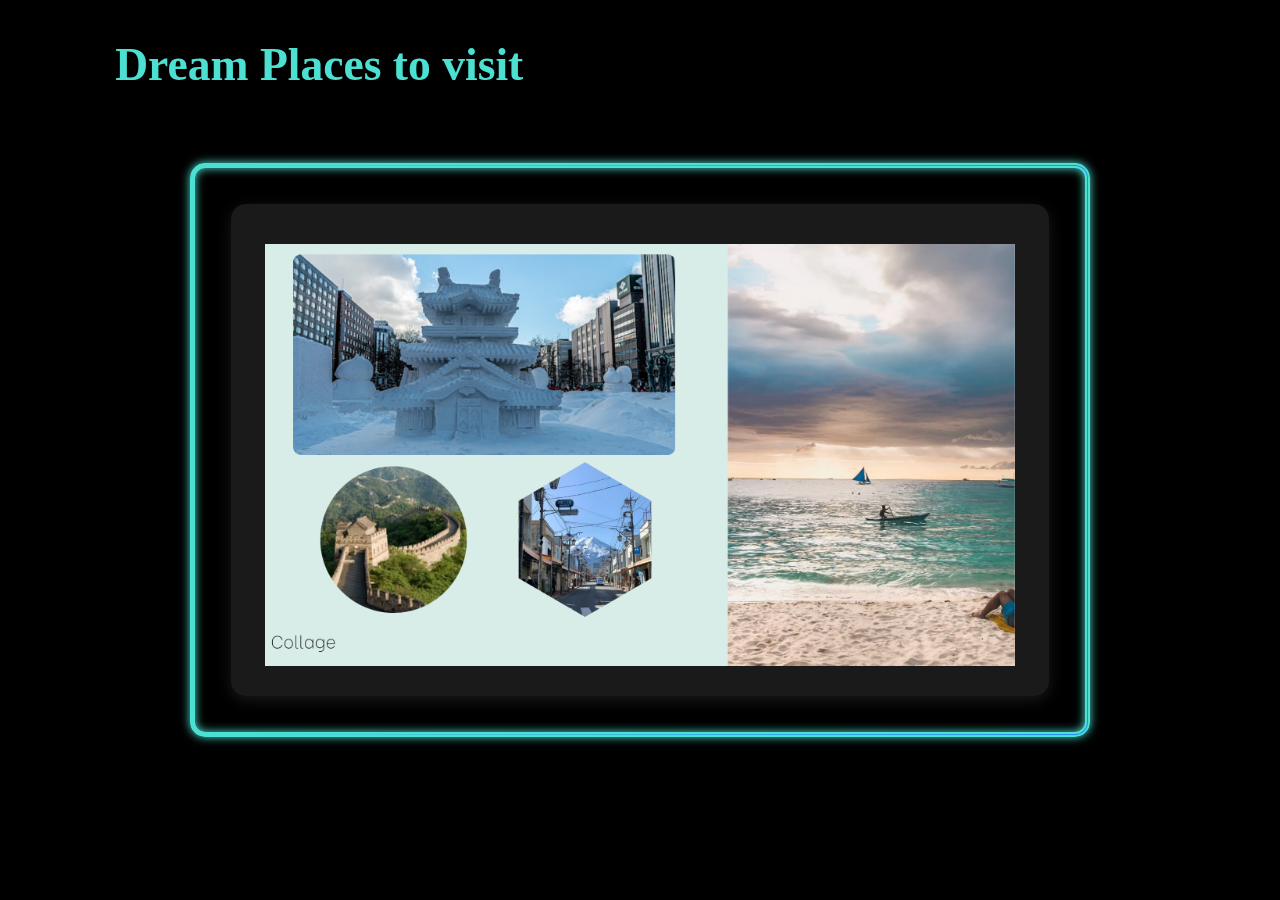
<file: index.html>
<!DOCTYPE html>
<html lang="en">
<head>
    <meta charset="UTF-8">
    <meta name="viewport" content="width=device-width, initial-scale=1.0">
    
    <link rel="stylesheet" href="Collage.css">
    <title>Jorel F. Metal - Resume</title>
</head>
<body>
    <header>
        <a href="#" class="logo">Dream Places to visit </a>
        <nav>
            

            
        </nav>
    </header>
    <section class="resume-container">
      <div class="resume-box">
        
        <div class="home-content">
            <h2></h2>
            <div class="home-img">
            <img class="small-image" src="Collage (1).png" alt="Dream Places" usemap="#World Map">
            <map name="World Map">
                <area shape="rect" coords="27, 11, 408, 212" alt="Japan" href="Japan.html" title="Sapporo, Japan" target="_display">
                <area shape="circle" coords="127, 292, 75" alt="China" href="China.html" title="The Great Wall China" target="_display">
                <area shape="poly" coords="252,256, 383, 336, 252, 334, 383, 256, 318, 217, 318, 374" alt="Japan" href="Tokyo.html" title="Tokyo, Japan" target="_display">
                <area shape="rect" coords="459,2 , 747, 418" alt="Philippines" href="Boracay.html" title="Boracay" target="_display">
            </map>
            </div>
        </div>
          
          
      </div>

  </section>
  
</body>
</html>
</file>
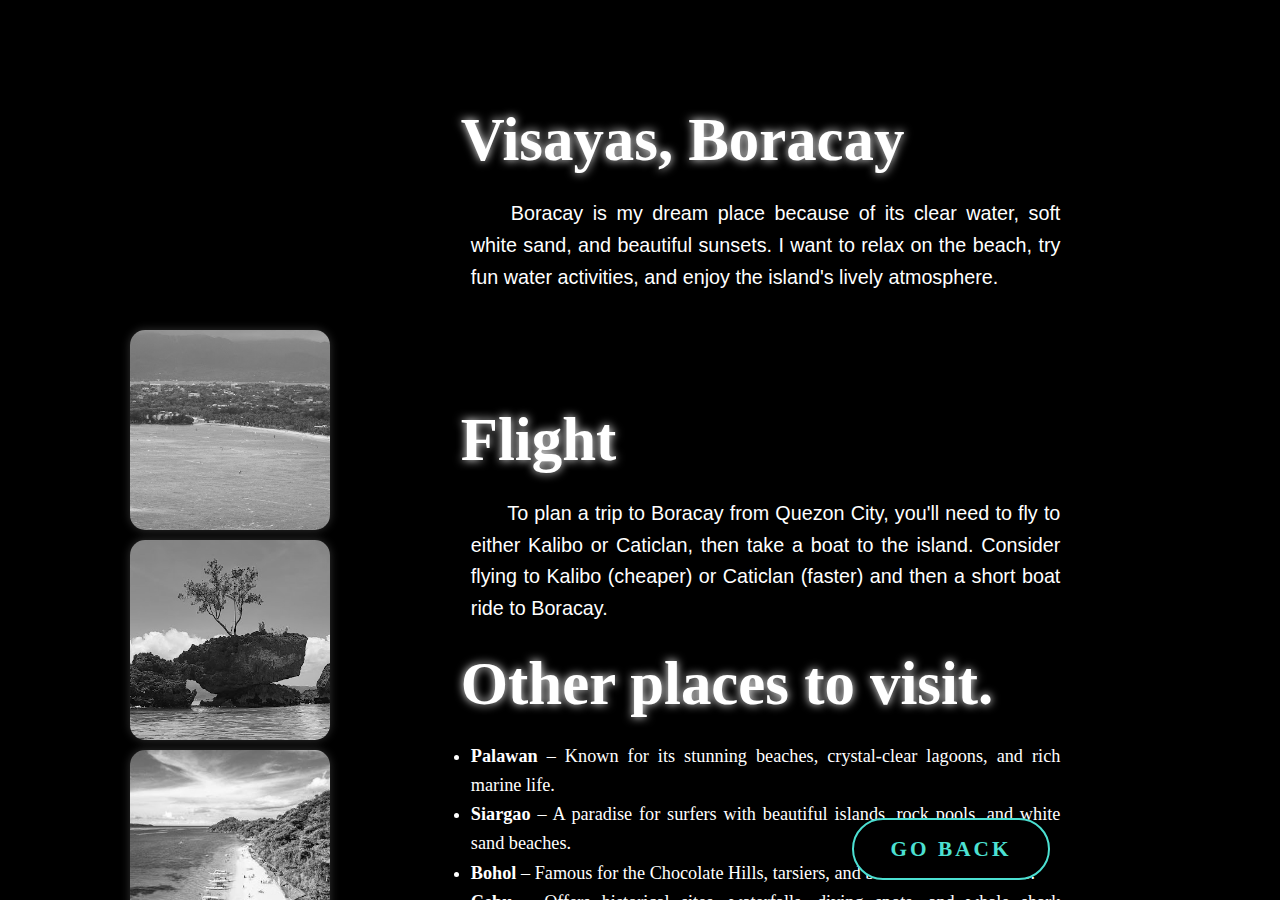
<file: Boracay.html>
<!DOCTYPE html>
<html lang="en">
<head>
    <meta charset="utf-8">
    <link rel="stylesheet" href="japan.css">
    <title></title>
</head>

<header>



    <section class="home">
        <div class="image-gallery">
            <img src="BORACAY1.jpg" alt="">
            <img src="BORACAY2.jpg" alt="">
            <img src="BORACAY.jpg" alt="">

        </div>
        <div class="home-content">
            <h1> <span>Visayas, Boracay</span></h1>
            
            <p style="font-family: Arial, Helvetica, sans-serif; margin: 10px;">&nbsp;Boracay is my dream place because of its clear water, soft white sand, and beautiful sunsets. I want to relax on the beach, try fun water activities, and enjoy the island's lively atmosphere.</p>
            <br>
            <br><br>
            <h1>Flight</h1>
            <p style="font-family: Arial, Helvetica, sans-serif; margin: 10px;">&nbsp;To plan a trip to Boracay from Quezon City, you'll need to fly to either Kalibo or Caticlan, then take a boat to the island. Consider flying to Kalibo (cheaper) or Caticlan (faster) and then a short boat ride to Boracay. </p>
            <h1>Other places to visit.</h1>
            <ul style="font-family: Arial, Helvetica, sans-serif; margin: 10px;">
                <li><strong>Palawan</strong> – Known for its stunning beaches, crystal-clear lagoons, and rich marine life.</li>
                <li><strong>Siargao</strong> – A paradise for surfers with beautiful islands, rock pools, and white sand beaches.</li>
                <li><strong>Bohol</strong> – Famous for the Chocolate Hills, tarsiers, and beautiful beach resorts.</li>
                <li><strong>Cebu</strong> – Offers historical sites, waterfalls, diving spots, and whale shark encounters.</li>
                <li><strong>Baguio</strong> – A cool mountain city known as the "Summer Capital of the Philippines."</li>
                <li><strong>Vigan</strong> – A well-preserved Spanish colonial town and a UNESCO World Heritage Site.</li>
                <li><strong>Camiguin</strong> – An island province with volcanoes, hot springs, waterfalls, and white sand beaches.</li>
                <li><strong>Davao</strong> – Home to Mount Apo, the highest peak in the Philippines, and the Philippine Eagle Center.</li>
            </ul>

        </div>
        <a href='index.html' class = "btn">GO BACK</a>
</body>
</html>
</file>
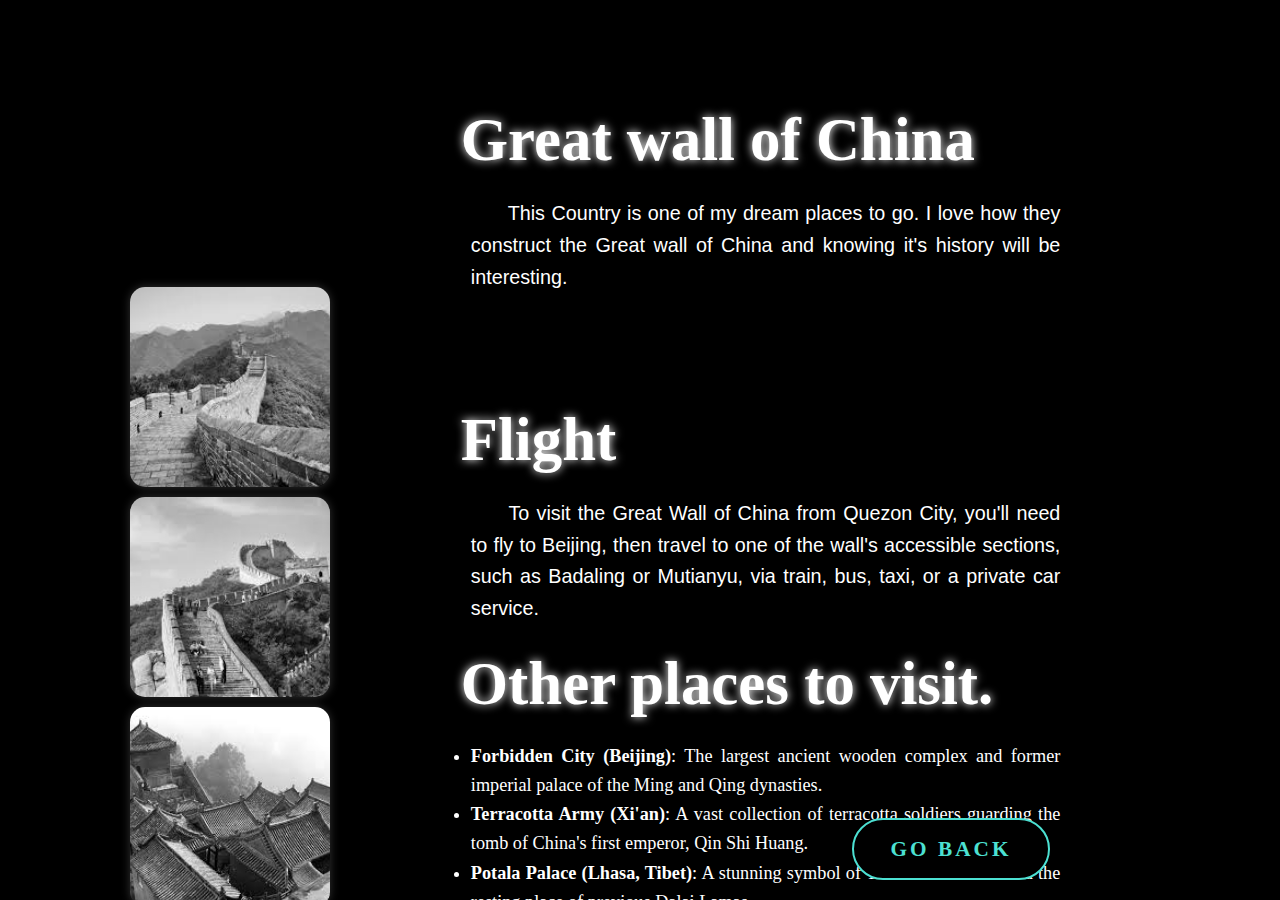
<file: China.html>
<!DOCTYPE html>
<html lang="en">
<head>
    <meta charset="utf-8">
    <link rel="stylesheet" href="japan.css">
    <title></title>
</head>

<header>



    <section class="home">
        <div class="image-gallery">
            <img src="CHINA1.jpg" alt="">
            <img src="CHINA2.jpg" alt="">
            <img src="CHINA3.jpg" alt="">

        </div>
        <div class="home-content">
            <h1> <span>Great wall of China</span></h1>
            
            <p style="font-family: Arial, Helvetica, sans-serif; margin: 10px;">&nbsp;This Country is one of my dream places to go. I love how they construct the Great wall of China and knowing it's history will be interesting.</p>
            <br>
            <br><br>
            <h1>Flight</h1>
            <p style="font-family: Arial, Helvetica, sans-serif; margin: 10px;">&nbsp;To visit the Great Wall of China from Quezon City, you'll need to fly to Beijing, then travel to one of the wall's accessible sections, such as Badaling or Mutianyu, via train, bus, taxi, or a private car service.  </p>
            <h1>Other places to visit.</h1>
            <ul style="font-family: Arial, Helvetica, sans-serif; margin: 10px;">
                <li><strong>Forbidden City (Beijing)</strong>: The largest ancient wooden complex and former imperial palace of the Ming and Qing dynasties.</li>
                <li><strong>Terracotta Army (Xi'an)</strong>: A vast collection of terracotta soldiers guarding the tomb of China's first emperor, Qin Shi Huang.</li>
                <li><strong>Potala Palace (Lhasa, Tibet)</strong>: A stunning symbol of Tibetan Buddhism and the resting place of previous Dalai Lamas.</li>
                <li><strong>Summer Palace (Beijing)</strong>: An imperial garden with breathtaking landscapes, pavilions, and lakes.</li>
                <li><strong>Classical Gardens of Suzhou</strong>: UNESCO-listed gardens known for their intricate designs and peaceful atmosphere.</li>
                <li><strong>Yangtze River and the Three Gorges</strong>: A majestic river featuring towering cliffs and breathtaking scenery.</li>
            </ul>

        </div>
        <a href='index.html' class = "btn">GO BACK</a>
        
</body>
</html>
</file>
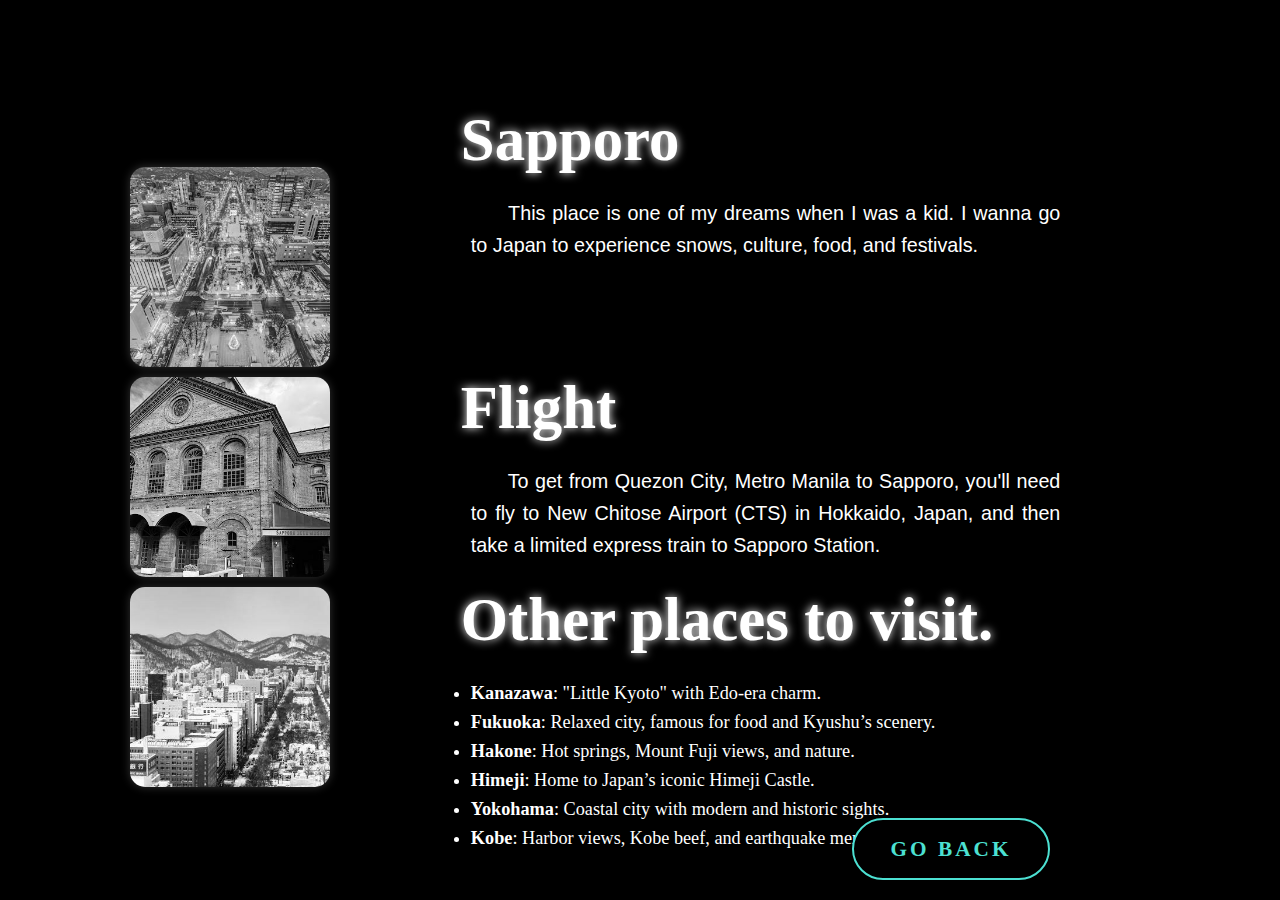
<file: japan.html>
<!DOCTYPE html>
<html lang="en">
<head>
    <meta charset="utf-8">
    <link rel="stylesheet" href="japan.css">
    <title></title>
</head>

<header>



    <section class="home">
        <div class="image-gallery">
            <img src="SAPORRO1.jpg" alt="">
            <img src="SAPORRO2.jpg" alt="">
            <img src="SAPORRO3.jpg" alt="">

        </div>
        <div class="home-content">
            <h1> <span>Sapporo</span></h1>
            
            <p style="font-family: Arial, Helvetica, sans-serif; margin: 10px;">&nbsp;This place is one of my dreams when I was a kid. I wanna go to Japan to experience snows, culture, food, and festivals.</p>
            <br>
            <br><br>
            <h1>Flight</h1>
            <p style="font-family: Arial, Helvetica, sans-serif; margin: 10px;">&nbsp;To get from Quezon City, Metro Manila to Sapporo, you'll need to fly to New Chitose Airport (CTS) in Hokkaido, Japan, and then take a limited express train to Sapporo Station. </p>
            <h1>Other places to visit.</h1>
            <ul style="font-family: Arial, Helvetica, sans-serif; margin: 10px;">
                <li><strong>Kanazawa</strong>: "Little Kyoto" with Edo-era charm.</li>
                <li><strong>Fukuoka</strong>: Relaxed city, famous for food and Kyushu’s scenery.</li>
                <li><strong>Hakone</strong>: Hot springs, Mount Fuji views, and nature.</li>
                <li><strong>Himeji</strong>: Home to Japan’s iconic Himeji Castle.</li>
                <li><strong>Yokohama</strong>: Coastal city with modern and historic sights.</li>
                <li><strong>Kobe</strong>: Harbor views, Kobe beef, and earthquake memorial.</li>
            </ul>

        </div>
        <a href='index.html' class = "btn">GO BACK</a>

</body>
</html>
</file>
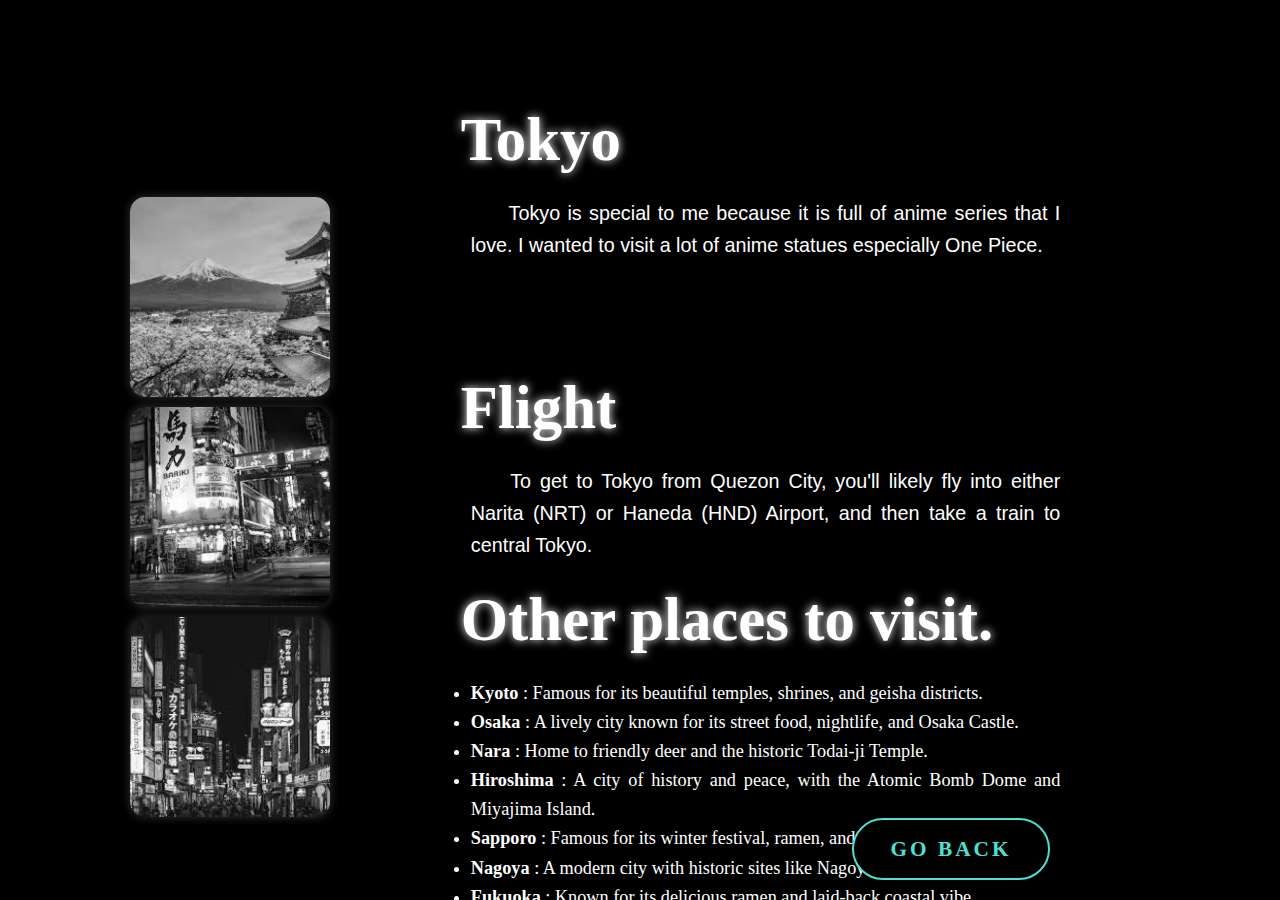
<file: Tokyo.html>
<!DOCTYPE html>
<html lang="en">
<head>
    <meta charset="utf-8">
    <link rel="stylesheet" href="japan.css">
    <title></title>
</head>

<header>



    <section class="home">
        <div class="image-gallery">
            <img src="JAPAN.jpg" alt="">
            <img src="TOKYO.jpg" alt="">
            <img src="TOKYO1.jpg" alt="">

        </div>
        <div class="home-content">
            <h1> <span>Tokyo</span></h1>
            
            <p style="font-family: Arial, Helvetica, sans-serif; margin: 10px;">&nbsp;Tokyo is special to me because it is full of anime series that I love. I wanted to visit a lot of anime statues especially One Piece.</p>
            <br>
            <br><br>
            <h1>Flight</h1>
            <p style="font-family: Arial, Helvetica, sans-serif; margin: 10px;">&nbsp;To get to Tokyo from Quezon City, you'll likely fly into either Narita (NRT) or Haneda (HND) Airport, and then take a train to central Tokyo.  </p>
            <h1>Other places to visit.</h1>
            <ul style="font-family: Arial, Helvetica, sans-serif; margin: 10px;">
                <li><strong>Kyoto</strong> : Famous for its beautiful temples, shrines, and geisha districts.</li>
                <li><strong>Osaka</strong> : A lively city known for its street food, nightlife, and Osaka Castle.</li>
                <li><strong>Nara</strong> : Home to friendly deer and the historic Todai-ji Temple.</li>
                <li><strong>Hiroshima</strong> : A city of history and peace, with the Atomic Bomb Dome and Miyajima Island.</li>
                <li><strong>Sapporo</strong> : Famous for its winter festival, ramen, and scenic landscapes.</li>
                <li><strong>Nagoya</strong> : A modern city with historic sites like Nagoya Castle.</li>
                <li><strong>Fukuoka</strong> : Known for its delicious ramen and laid-back coastal vibe.</li>
            </ul>
            
        </div>
        <a href='index.html' class = "btn">GO BACK</a>
</body>
</html>
</file>
<file: Collage.css>
* {
    margin: 0;
    padding: 0;
    box-sizing: border-box;
    text-decoration: none;
    border: none;
    outline: none;
    font-family: 'Garamond', serif;
  }
  
  html {
    font-size: 114%;
    scroll-behavior: smooth;
  }
  
  body {
    width: 100%;
    min-height: 100vh;
    background-color: black;
    color: white;
    overflow-x: hidden;
  }
  
  header {
    margin-top: 20px;
    position: fixed;
    top: 0;
    left: 0;
    width: 100%;
    padding: 1rem 9%;
    background-color: transparent;
    display: flex;
    justify-content: space-between;
    align-items: center;
    z-index: 1000;
  }
  
  .logo {
    font-size: 2.5rem;
    font-weight: bold;
    color: #4ce0d2;
    transition: 0.3s ease-in-out;
  }
  
  .logo:hover {
    transform: scale(1.1);
  }
  
  nav button {
    border: none;
    background-color: transparent;
  }
  
  nav a {
    font-size: 1.8rem;
    color: white;
    margin-left: 4rem;
    font-weight: 500;
    transition: 0.5s ease;
    border-bottom: 2px solid transparent;
  }
  
  nav a:hover,
  nav a.active {
    color: #4ce0d2;
    border-bottom: 3px solid #4ce0d2;
  }
  
  @media (max-width: 905px) {
    nav {
        position: relative;
        top: 100%;
        right: 0;
        width: 40%;
        border-left: 3px solid #4ce0d2;
        border-bottom: 3px solid #4ce0d2;
        border-top-left-radius: 2rem;
        padding: 1rem solid;
        background-color: transparent;
        border-top: 0.1rem solid #100f0d;
        border-top: 0.1rem solid rgba(0, 0, 0, 0.1);
    }
  
    nav.active {
        display: block;
    }
  
    nav a {
        display: block;
        font-size: 1.5rem;
        margin: 1rem 0;
        color: white;
    }
  
    nav a:hover,
    nav a.active {
        padding: 1rem;
        border-radius: 0.5rem;
        border-bottom: 0.5rem;
        color: #4ce0d2;
    }
  }
  section {
    min-height: 100vh;
    padding: 8rem 10%;
    display: flex;
    justify-content: center;
    align-items: center;
  }
  
  .home-content {
    max-width: 900px;
    width: 100%;
    background: rgba(255, 255, 255, 0.1);
    padding: 30px;
    border-radius: 15px;
    box-shadow: 0 4px 15px rgba(255, 255, 255, 0.1);
    text-align: center;
  }
  
  .home-content h1 {
    font-size: 3rem;
    font-weight: 800;
    color: white;
    text-shadow: 0 0 10px white;
  }
  
  .subtitle {
    font-size: 1.5rem;
    margin-bottom: 10px;
    color: #4ce0d2;
  }
  
  hr {
    margin: 20px 0;
    border: 1px solid #4ce0d2;
  }
  
  h2 {
    font-size: 2rem;
    color: white;
    margin-bottom: 10px;
  }
  
  p,
  ul {
    font-size: 1.2rem;
    line-height: 1.6;
    text-align: left;
  }
  
  ul {
    list-style: none;
  }
  
  ul li {
    position: relative;
    padding-left: 20px;
    margin-bottom: 10px;
  }
  
  ul li::before {
    content: "•";
    position: absolute;
    left: 0;
    color: #4ce0d2;
    font-size: 1.5rem;
  }
  
  .social {
    display: flex;
    justify-content: center;
    gap: 15px;
    margin-top: 20px;
  }
  
  .social a {
    font-size: 1.8rem;
    color: white;
    transition: 0.3s ease;
  }
  
  .social a:hover {
    color: #4ce0d2;
    transform: scale(1.2);
  }
  
  @media (max-width: 905px) {
    nav {
      width: 100%;
      text-align: center;
      background: rgba(0, 0, 0, 0.9);
      padding: 1rem;
    }
  
    nav a {
      display: block;
      margin: 1rem 0;
    }
  
    .home-content {
      padding: 20px;
    }
  
    .home-content h1 {
      font-size: 2.5rem;
    }
  
    .subtitle {
      font-size: 1.3rem;
    }
  
    p,
    ul {
      font-size: 1rem;
    }
  }
  .btn, .btnhomepage {
    display: inline-block;
    padding: 1rem 1.5rem;
    border-radius: 4rem;
    font-size: 1.2rem;
    letter-spacing: 0.3rem;
    font-weight: 600;
    line-height: 1.5;
  }
  
  .btn {
    background-color: black;
    color: #4ce0d2;
    border: 2px solid #4ce0d2;
    margin-right: 1rem; 
  }
  
  .btnhomepage {
    background-color: #4ce0d2;
    color: black;
    border: 2px solid transparent;
  }
  

  /* Add this to your existing CSS */
.resume-container {
    display: flex;
    justify-content: center;
    align-items: center;
    min-height: 100vh;
    padding: 2rem;
  }
  
  .resume-box {
    width: 100%;
    max-width: 900px;
    position: relative;
    padding: 2rem;
    border-radius: 15px;
    
    /* Gradient Border Effect */
    border: double 4px transparent;
    background-image: 
      linear-gradient(black, black),
      linear-gradient(to right, #4ce0d2, #2a8bf2);
    background-origin: border-box;
    background-clip: padding-box, border-box;
    box-shadow: 0 0 20px rgba(76, 224, 210, 0.3);
    
    /* Animation on hover */
    transition: all 0.5s ease;
  }
  
  .resume-box:hover {
    box-shadow: 0 0 30px rgba(76, 224, 210, 0.6);
    transform: translateY(-5px);
  }

  .resume-box {
    border: 2px solid #4ce0d2;
  }
  .resume-box {
    border: 2px dashed #4ce0d2;
  }
  .resume-box {
    border: 1px solid #4ce0d2;
    box-shadow: 0 0 10px #4ce0d2, inset 0 0 10px #4ce0d2;
  }

  .resume-box {
    border: 5px double #4ce0d2;
  }

  .small-image {
    width: 100%; 
    max-width: 750px; 
    height: auto;
    display: block;
    margin: 0 auto;
}
</file>
<file: japan.css>
* {
  margin: 0;
  padding: 0;
  box-sizing: border-box;
  text-decoration: none;
  border: none;
  outline: none;
  font-family: 'Garamond', serif;
}

html {
  font-size: 95%;
}

body {
  width: 100%;
  height: 100vh;
  overflow-x: hidden;
  background-color: black;
  color: white;
  font-size: 1.2rem; 
  line-height: 1.6;
  text-align: justify;
  padding: 2rem;
}


header {
  position: fixed; 
  top: 0;
  left: 0;
  width: 100%;
  padding: 1rem 9%;
  background-color: black; 
  display: flex;
  justify-content: space-between;
  align-items: center;
  z-index: 1000; 
  
}

.logo {
  font-size: 2.5rem;
  font-weight: 800;
  color: #4ce0d2;
  cursor: pointer;
  transition: 0.5s ease;
}

.logo:hover {
  transform: scale(1.1);
}

nav button {
  border: none;
  background-color: transparent;
}

nav a {
  font-size: 1.5rem;
  color: white;
  margin-left: 3rem;
  font-weight: 500;
  transition: 0.5s ease;
  border-bottom: 2px solid transparent;
}

nav a:hover,
nav a.active {
  color: #4ce0d2;
  border-bottom: 3px solid #4ce0d2;
}


@media (max-width: 905px) {
  nav {
      position: fixed; 
      top: 0;
      left: 0;
      width: 100%;
      background-color: black;
      z-index: 1000;
  }
  
  nav.active {
      display: block;
  }
  
  nav a {
      display: block;
      font-size: 1.3rem;
      margin: 1rem 0;
      color: white;
  }
}


section {
  min-height: 100vh;
  padding: 5rem 9%;
}

.home {
  display: flex;
  justify-content: center;
  align-items: center;
  gap: 6rem;
  background-color: black;
}

.home-content h1 {
  font-size: 4rem;
  font-weight: 800;
  color: white;
  text-shadow: 0 0 10px white;
}

.home-content p {
  font-size: 1.3rem; 
  text-align: justify;
  text-indent: 2rem;
  margin: 25px;
}

.image-gallery img {

  border-radius: 25%;
  box-shadow: 0 0 20px #4ce0d2;
  cursor: pointer;
  transition: 0.5s ease;
  filter: grayscale(100%);
}


.image-gallery img:hover {
  filter: none;
}


.btn, .btnhomepage {
  display: inline-block;
  padding: 0.8rem 2.4rem;
  border-radius: 4rem;
  font-size: 1.4rem;
  letter-spacing: 0.2rem;
  font-weight: 600;
}

.btn {
  background-color: black;
  color: #4ce0d2;
  border: 2px solid #4ce0d2;
  position: fixed;
  bottom: 20px; 
  right: 230px; 
}

.btnhomepage {
  background-color: #4ce0d2;
  color: black;
  border: 2px solid transparent;
}


@media (max-width: 905px) {
  .home {
      flex-direction: column;
      gap: 1.5rem;
  }
  
  .home-content h1 {
      font-size: 3.5rem;
  }
  
  .home-img img {
      width: 65vw;
      margin-top: 3rem;
  }
}

.image-gallery {
  display: grid;
  grid-template-columns: repeat(auto-fit, minmax(120px, 1fr));
  gap: 10px;
  justify-content: center;
  padding: 20px;
}

.image-gallery img {
  width: 200px; 
  height: 200px; 
  object-fit: cover; 
  border-radius: 15px;
  box-shadow: 0 0 10px rgba(255, 255, 255, 0.2);
}
img {
  display: block; 
  margin-left: -100px; 
}

.image-gallery img:hover {
  transform: scale(1.05);
}
</file>
